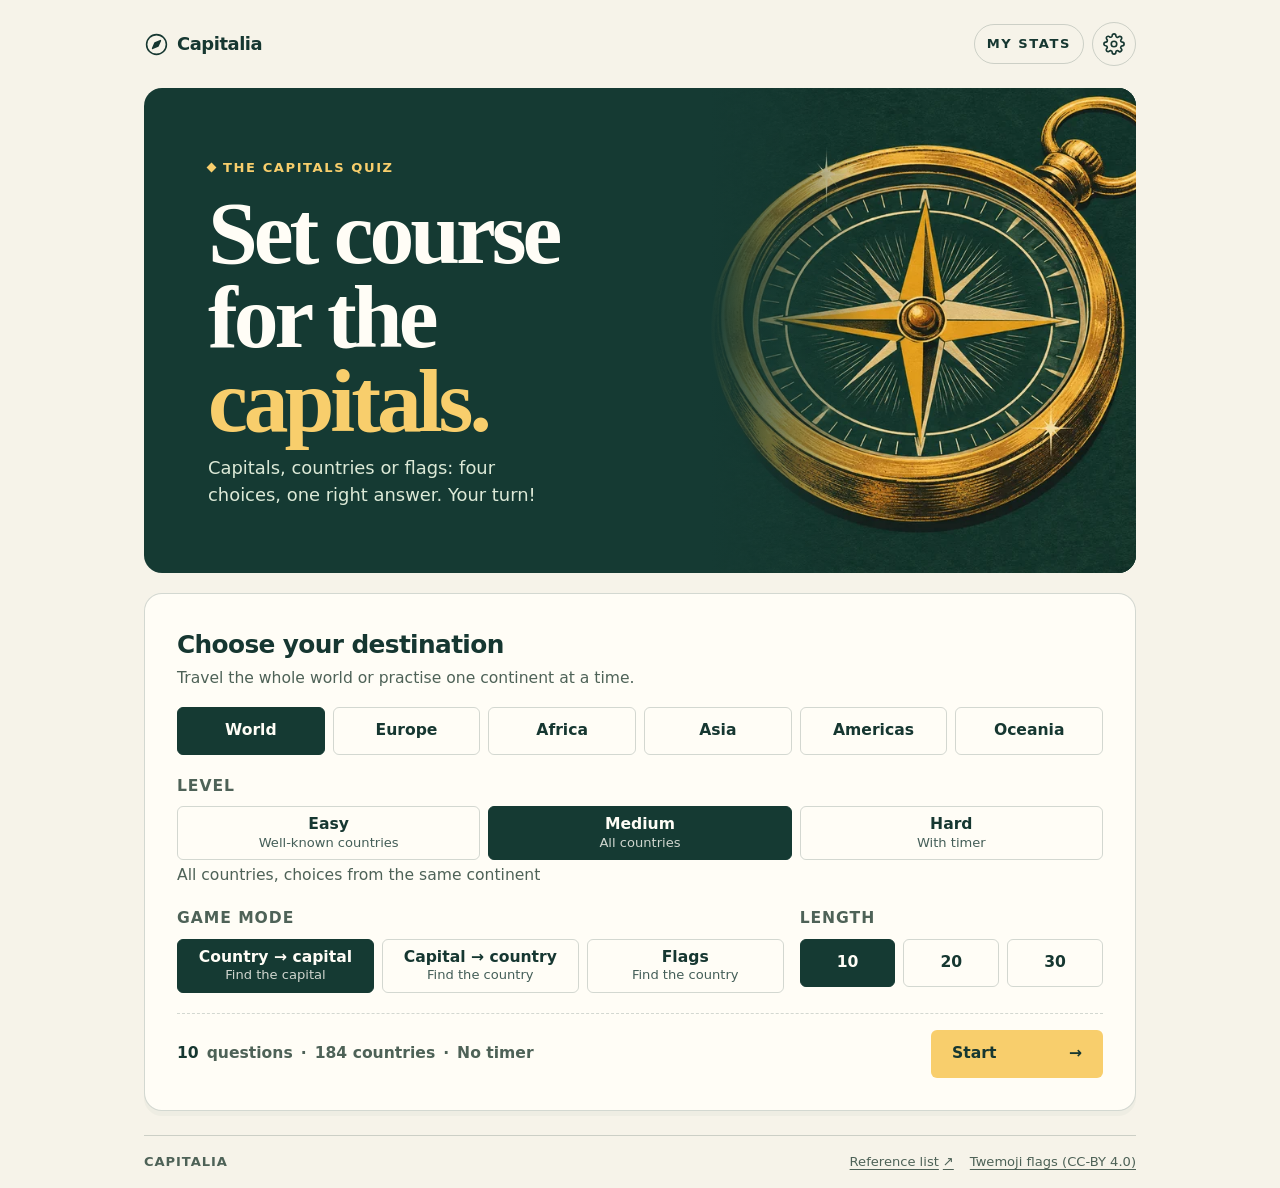
<file: index.html>
<!doctype html>
<html lang="fr" dir="ltr">
<head>
  <meta charset="utf-8">
  <meta name="viewport" content="width=device-width,initial-scale=1,viewport-fit=cover">
  <meta name="theme-color" content="#153a33">
  <meta name="mobile-web-app-capable" content="yes">
  <meta name="apple-mobile-web-app-capable" content="yes">
  <meta name="apple-mobile-web-app-title" content="Capitalia">
  <meta name="apple-mobile-web-app-status-bar-style" content="black-translucent">
  <meta name="description" content="Un quiz pour apprendre les capitales et les drapeaux du monde.">
  <title>Capitalia</title>
  <link rel="icon" type="image/png" href="./assets/icon-192.png">
  <link rel="apple-touch-icon" href="./assets/apple-touch-icon.png">
  <link rel="manifest" href="./manifest.webmanifest">
  <link rel="stylesheet" href="./base.css">
  <link rel="stylesheet" href="./style.css">
  <script>
    // Applique le thème avant l'affichage pour éviter un flash de couleur.
    try { const s = JSON.parse(localStorage.getItem("cap-settings")) || {}; if (s.theme === "dark" || s.theme === "light") document.documentElement.dataset.theme = s.theme; } catch (e) {}
  </script>
  <script src="./countries.js" defer></script>
  <script src="./names.js" defer></script>
  <script src="./flags.js" defer></script>
  <script src="./i18n.js" defer></script>
  <script src="./app.js" defer></script>
</head>
<body>
  <a class="skip" href="#main" data-i="skip">Aller au jeu</a>
  <header class="top shell">
    <div class="wordmark">
      <svg viewBox="0 0 24 24" width="25" height="25" fill="none" stroke="currentColor" stroke-width="1.5" aria-hidden="true"><circle cx="12" cy="12" r="9.5"/><path d="m15.7 8.3-2.2 5.2-5.2 2.2 2.2-5.2 5.2-2.2Z" fill="currentColor" stroke-linejoin="round"/></svg>
      <span data-i="appName">Capitalia</span>
    </div>
    <div class="top-actions">
      <button id="stats-btn" type="button" class="top-label stats-link" data-i="stats">Mes stats</button>
      <button id="settings-btn" type="button" class="icon-btn" data-i-aria="settings" aria-label="Réglages">
        <svg viewBox="0 0 24 24" width="22" height="22" fill="none" stroke="currentColor" stroke-width="1.8" stroke-linecap="round" stroke-linejoin="round" aria-hidden="true"><circle cx="12" cy="12" r="3"/><path d="M19.4 15a1.7 1.7 0 0 0 .34 1.87l.06.06a2 2 0 1 1-2.83 2.83l-.06-.06a1.7 1.7 0 0 0-1.87-.34 1.7 1.7 0 0 0-1.03 1.56V21a2 2 0 1 1-4 0v-.09a1.7 1.7 0 0 0-1.11-1.56 1.7 1.7 0 0 0-1.87.34l-.06.06a2 2 0 1 1-2.83-2.83l.06-.06a1.7 1.7 0 0 0 .34-1.87 1.7 1.7 0 0 0-1.56-1.03H3a2 2 0 1 1 0-4h.09a1.7 1.7 0 0 0 1.56-1.11 1.7 1.7 0 0 0-.34-1.87l-.06-.06a2 2 0 1 1 2.83-2.83l.06.06a1.7 1.7 0 0 0 1.87.34H9a1.7 1.7 0 0 0 1.03-1.56V3a2 2 0 1 1 4 0v.09a1.7 1.7 0 0 0 1.03 1.56 1.7 1.7 0 0 0 1.87-.34l.06-.06a2 2 0 1 1 2.83 2.83l-.06.06a1.7 1.7 0 0 0-.34 1.87V9a1.7 1.7 0 0 0 1.56 1.03H21a2 2 0 1 1 0 4h-.09a1.7 1.7 0 0 0-1.51 1.03Z"/></svg>
      </button>
    </div>
  </header>

  <main id="main" class="shell" tabindex="-1">
    <section id="menu" aria-labelledby="menu-title">
      <div class="hero">
        <div class="hero-copy">
          <span class="eyebrow hero-tag"><span class="mark" aria-hidden="true"></span> <span data-i="heroTag">Le quiz des capitales</span></span>
          <h1 id="menu-title" tabindex="-1"><span data-i="heroA">Cap sur les</span> <span class="hero-accent" data-i="heroB">capitales.</span></h1>
          <p data-i="heroText">Capitales, pays ou drapeaux : quatre choix, une seule bonne réponse. À toi de jouer !</p>
        </div>
        <div class="hero-art" aria-hidden="true"><img src="./assets/compass.webp" width="900" height="600" alt="" fetchpriority="high" decoding="async"></div>
      </div>

      <form id="setup" class="boarding">
        <fieldset>
          <legend data-i="destination">Choisis ta destination</legend>
          <p class="hint" data-i="destinationHint">Fais le tour du monde ou entraîne-toi par continent.</p>
          <div class="regions options">
            <label><input type="radio" name="region" value="world" checked><span data-i="region_world">Monde</span></label>
            <label><input type="radio" name="region" value="eu"><span data-i="region_eu">Europe</span></label>
            <label><input type="radio" name="region" value="af"><span data-i="region_af">Afrique</span></label>
            <label><input type="radio" name="region" value="as"><span data-i="region_as">Asie</span></label>
            <label><input type="radio" name="region" value="am"><span data-i="region_am">Amériques</span></label>
            <label><input type="radio" name="region" value="oc"><span data-i="region_oc">Océanie</span></label>
          </div>
        </fieldset>

        <fieldset class="level-set">
          <legend class="small-legend" data-i="level">Niveau</legend>
          <div class="levels options">
            <label><input type="radio" name="level" value="easy"><span><b data-i="level_easy">Facile</b><small data-i="levelSub_easy">Pays connus</small></span></label>
            <label><input type="radio" name="level" value="medium" checked><span><b data-i="level_medium">Moyen</b><small data-i="levelSub_medium">Tous les pays</small></span></label>
            <label><input type="radio" name="level" value="hard"><span><b data-i="level_hard">Difficile</b><small data-i="levelSub_hard">Avec chrono</small></span></label>
          </div>
          <p id="level-hint" class="hint"></p>
        </fieldset>

        <div class="setup-row">
          <fieldset>
            <legend class="small-legend" data-i="modeTitle">Mode de jeu</legend>
            <div class="modes options">
              <label><input type="radio" name="mode" value="capital" checked><span><b data-i="mode_capital">Pays → capitale</b><small data-i="modeSub_capital">Trouve la capitale</small></span></label>
              <label><input type="radio" name="mode" value="country"><span><b data-i="mode_country">Capitale → pays</b><small data-i="modeSub_country">Trouve le pays</small></span></label>
              <label><input type="radio" name="mode" value="flag"><span><b data-i="mode_flag">Drapeaux</b><small data-i="modeSub_flag">Trouve le pays</small></span></label>
            </div>
          </fieldset>
          <fieldset>
            <legend class="small-legend" data-i="length">Longueur</legend>
            <div class="counts options">
              <label><input type="radio" name="count" value="10" checked><span>10</span></label>
              <label><input type="radio" name="count" value="20"><span>20</span></label>
              <label><input type="radio" name="count" value="30"><span>30</span></label>
            </div>
          </fieldset>
        </div>

        <div class="boarding-actions">
          <p class="boarding-note"><span id="note-count" class="note-number">10</span> <span data-i="noteQuestions">questions</span> <span class="middle-dot" aria-hidden="true">·</span> <span id="note-pool"></span> <span class="middle-dot" aria-hidden="true">·</span> <span id="note-timer"></span> <span id="note-best" class="note-best" hidden></span></p>
          <button id="start-btn" type="submit" class="btn primary"><span data-i="start">Commencer</span> <span class="arrow" aria-hidden="true">→</span></button>
        </div>
      </form>
    </section>

    <section id="quiz" class="play" hidden aria-labelledby="country-title">
      <div class="play-top">
        <button id="back" type="button" class="btn text-btn"><span class="arrow" aria-hidden="true">←</span> <span data-i="home">Accueil</span></button>
        <div class="pills">
          <div class="score-pill timer-pill" id="timer-pill" hidden><span data-i="time">Temps</span> <strong id="timer">15</strong></div>
          <div class="score-pill streak-pill" id="streak-pill"><span data-i="streak">Série</span> <strong id="streak">0</strong></div>
          <div class="score-pill"><span data-i="score">Score</span> <strong id="score">0</strong></div>
        </div>
      </div>
      <div class="progress-meta">
        <span id="round-label" class="eyebrow"></span>
        <span id="question-count"></span>
      </div>
      <div id="progress" class="progress" role="progressbar" data-i-aria="progressLabel" aria-label="Questions terminées" aria-valuemin="0" aria-valuemax="10" aria-valuenow="0"></div>
      <div class="passport">
        <div class="passport-copy">
          <p id="question-prompt"></p>
          <h1 id="country-title" tabindex="-1" aria-describedby="question-prompt"><span id="flag" class="flag" aria-hidden="true"></span><span id="title-text"></span></h1>
          <span id="continent" class="passport-label"></span>
        </div>
        <div class="passport-art" aria-hidden="true"></div>
      </div>
      <div id="choices" class="choices" role="group" data-i-aria="choicesLabel" aria-label="Choix de réponse"></div>
      <div class="quiz-actions">
        <p id="feedback" role="status" aria-atomic="true"></p>
        <button id="pass" type="button" class="btn text-btn"><span data-i="skipQuestion">Passer</span> <span class="arrow" aria-hidden="true">→</span></button>
        <button id="next" type="button" class="btn primary" hidden><span id="next-label"></span><span class="arrow" aria-hidden="true">→</span></button>
      </div>
    </section>

    <section id="results" class="play" hidden aria-labelledby="result-title">
      <div class="play-top">
        <button id="results-home" type="button" class="btn text-btn"><span class="arrow" aria-hidden="true">←</span> <span data-i="home">Accueil</span></button>
        <p id="results-region" class="eyebrow"></p>
      </div>
      <div class="summary">
        <div>
          <p class="eyebrow hero-tag"><span class="mark" aria-hidden="true"></span> <span data-i="arrival">Arrivée</span></p>
          <h1 id="result-title" tabindex="-1" data-i="gameOver">Partie terminée !</h1>
          <p id="result-message"></p>
          <p id="result-extra" class="result-extra"></p>
        </div>
        <div class="score-stamp" data-i-aria="finalScore" aria-label="Score final">
          <strong id="result-score" class="score-value">0 / 10</strong>
          <span id="result-stamp-label"></span>
        </div>
      </div>
      <div class="result-actions">
        <button id="replay" type="button" class="btn primary"><span data-i="newGame">Nouvelle partie</span> <span class="arrow" aria-hidden="true">→</span></button>
        <button id="retry" type="button" class="btn secondary" data-i="retry">Rejouer mes erreurs</button>
      </div>
      <section id="corrections" aria-labelledby="corrections-title">
        <h2 id="corrections-title" data-i="toRemember">À retenir</h2>
        <ul id="mistakes"></ul>
      </section>
    </section>

    <section id="stats" class="play" hidden aria-labelledby="stats-title">
      <div class="play-top">
        <button id="stats-home" type="button" class="btn text-btn"><span class="arrow" aria-hidden="true">←</span> <span data-i="home">Accueil</span></button>
        <p class="eyebrow" data-i="travelLog">Carnet de voyage</p>
      </div>
      <h1 id="stats-title" class="section-title" tabindex="-1" data-i="statsTitle">Mes statistiques</h1>
      <p id="stats-empty" class="hint" data-i="statsEmpty"></p>
      <div id="stats-body">
        <div class="stat-tiles">
          <div class="stat-tile"><strong id="st-games">0</strong><span data-i="gamesPlayed">parties jouées</span></div>
          <div class="stat-tile"><strong id="st-answers">0</strong><span data-i="answersGiven">réponses données</span></div>
          <div class="stat-tile"><strong id="st-rate">0 %</strong><span data-i="successRate">de bonnes réponses</span></div>
          <div class="stat-tile"><strong id="st-known">0</strong><span id="st-mastered"></span></div>
        </div>
        <h2 class="sub-title" data-i="byContinent">Par continent</h2>
        <ul id="st-regions" class="bars"></ul>
        <h2 class="sub-title" data-i="weakPoints">Tes points faibles</h2>
        <p class="hint" data-i="weakHint"></p>
        <ul id="st-weak" class="weak-list"></ul>
        <div class="result-actions">
          <button id="weak-btn" type="button" class="btn primary"><span data-i="reviewWeak">Réviser mes points faibles</span> <span class="arrow" aria-hidden="true">→</span></button>
          <button id="reset-btn" type="button" class="btn secondary" data-i="resetStats">Effacer mes stats</button>
        </div>
        <div id="reset-confirm" class="confirm" hidden>
          <p data-i="resetConfirm"></p>
          <div class="confirm-actions">
            <button id="reset-yes" type="button" class="btn danger" data-i="resetYes">Oui, tout effacer</button>
            <button id="reset-no" type="button" class="btn secondary" data-i="cancel">Annuler</button>
          </div>
        </div>
      </div>
    </section>

    <section id="settings" class="play" hidden aria-labelledby="settings-title">
      <div class="play-top">
        <button id="settings-home" type="button" class="btn text-btn"><span class="arrow" aria-hidden="true">←</span> <span data-i="home">Accueil</span></button>
      </div>
      <h1 id="settings-title" class="section-title" tabindex="-1" data-i="settings">Réglages</h1>
      <form id="settings-form" class="settings-card">
        <div class="setting">
          <label for="set-lang" class="setting-label" data-i="language">Langue</label>
          <select id="set-lang" name="lang"></select>
        </div>
        <fieldset class="setting">
          <legend class="setting-label" data-i="theme">Thème</legend>
          <div class="segmented options">
            <label><input type="radio" name="theme" value="auto"><span data-i="themeAuto">Automatique</span></label>
            <label><input type="radio" name="theme" value="light"><span data-i="themeLight">Clair</span></label>
            <label><input type="radio" name="theme" value="dark"><span data-i="themeDark">Sombre</span></label>
          </div>
        </fieldset>
        <div class="setting setting-toggle">
          <div>
            <label for="set-sound" class="setting-label" data-i="sound">Sons</label>
            <p class="hint" data-i="soundHint"></p>
          </div>
          <input id="set-sound" name="sound" type="checkbox" class="switch" role="switch">
        </div>
        <div class="setting setting-toggle" id="vibrate-row">
          <div>
            <label for="set-vibrate" class="setting-label" data-i="vibration">Vibrations</label>
            <p class="hint" data-i="vibrationHint"></p>
          </div>
          <input id="set-vibrate" name="vibrate" type="checkbox" class="switch" role="switch">
        </div>
        <fieldset class="setting">
          <legend class="setting-label" data-i="timerSetting">Durée du chrono</legend>
          <div class="segmented options" id="timer-options">
            <label><input type="radio" name="timer" value="10"><span data-s="10">10 s</span></label>
            <label><input type="radio" name="timer" value="15"><span data-s="15">15 s</span></label>
            <label><input type="radio" name="timer" value="20"><span data-s="20">20 s</span></label>
            <label><input type="radio" name="timer" value="30"><span data-s="30">30 s</span></label>
          </div>
        </fieldset>
        <button id="settings-done" type="submit" class="btn primary settings-done" data-i="done">Terminé</button>
      </form>
    </section>
    <noscript><p>Active JavaScript dans ton navigateur pour jouer au quiz. / Turn on JavaScript to play.</p></noscript>
  </main>

  <footer class="footer shell">
    <span class="footer-name" data-i="appName">Capitalia</span>
    <span class="footer-links"><a id="ref-link" href="https://fr.wikipedia.org/wiki/Liste_des_capitales_du_monde" target="_blank" rel="noopener noreferrer"><span data-i="referenceList">Liste de référence</span> <span aria-hidden="true">↗</span></a> <a href="https://github.com/twitter/twemoji" target="_blank" rel="noopener noreferrer" data-i="flagsCredit">Drapeaux Twemoji (CC-BY 4.0)</a></span>
  </footer>
</body>
</html>
</file>
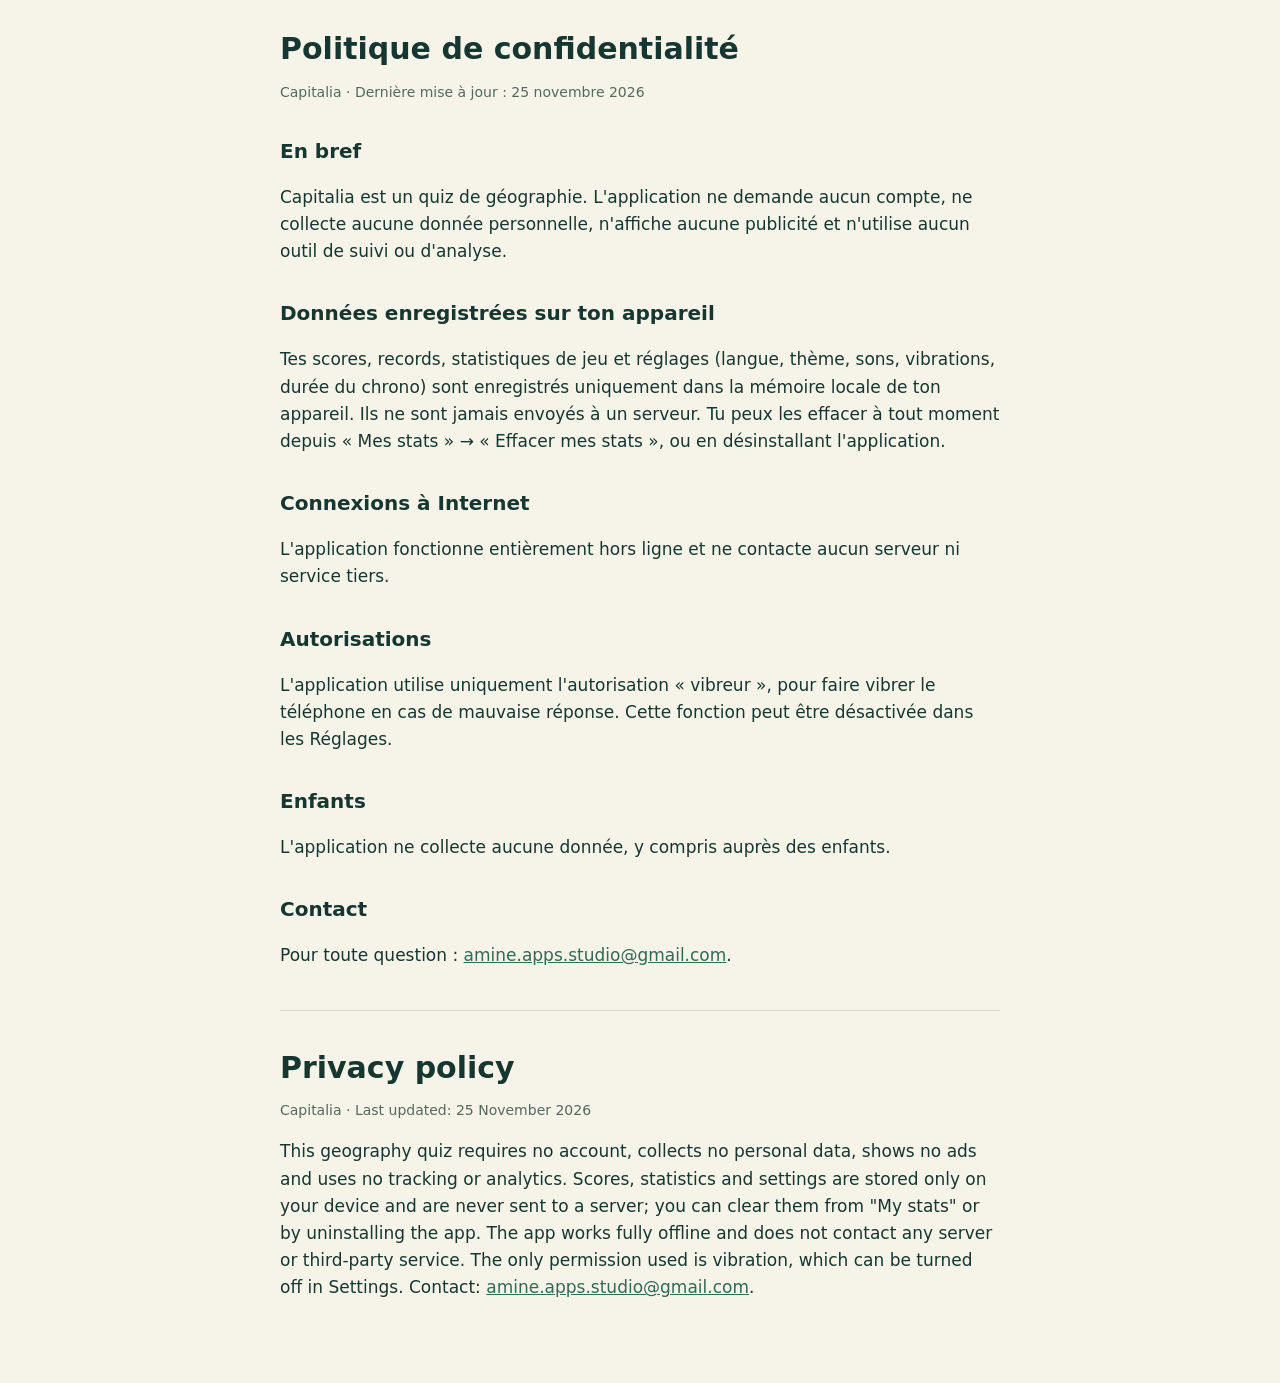
<file: confidentialite.html>
<!doctype html>
<html lang="fr">
<head>
  <meta charset="utf-8">
  <meta name="viewport" content="width=device-width,initial-scale=1">
  <title>Politique de confidentialité · Capitalia</title>
  <style>
    body { margin: 0; background: #f6f3e9; color: #163731; font: 17px/1.6 system-ui, sans-serif; }
    main { max-width: 720px; margin: 0 auto; padding: 32px 20px 64px; }
    h1 { font-size: 30px; line-height: 1.15; margin: 0 0 8px; }
    h2 { font-size: 20px; margin: 32px 0 8px; }
    .updated { color: #55695f; font-size: 14px; }
    hr { border: 0; border-top: 1px solid #16373126; margin: 40px 0; }
    a { color: #326957; }
  </style>
</head>
<body>
<main>
  <h1>Politique de confidentialité</h1>
  <p class="updated">Capitalia · Dernière mise à jour : 25 novembre 2026</p>

  <h2>En bref</h2>
  <p>Capitalia est un quiz de géographie. L'application ne demande aucun compte, ne collecte aucune donnée personnelle, n'affiche aucune publicité et n'utilise aucun outil de suivi ou d'analyse.</p>

  <h2>Données enregistrées sur ton appareil</h2>
  <p>Tes scores, records, statistiques de jeu et réglages (langue, thème, sons, vibrations, durée du chrono) sont enregistrés uniquement dans la mémoire locale de ton appareil. Ils ne sont jamais envoyés à un serveur. Tu peux les effacer à tout moment depuis « Mes stats » → « Effacer mes stats », ou en désinstallant l'application.</p>

  <h2>Connexions à Internet</h2>
  <p>L'application fonctionne entièrement hors ligne et ne contacte aucun serveur ni service tiers.</p>

  <h2>Autorisations</h2>
  <p>L'application utilise uniquement l'autorisation « vibreur », pour faire vibrer le téléphone en cas de mauvaise réponse. Cette fonction peut être désactivée dans les Réglages.</p>

  <h2>Enfants</h2>
  <p>L'application ne collecte aucune donnée, y compris auprès des enfants.</p>

  <h2>Contact</h2>
  <p>Pour toute question : <a href="mailto:amine.apps.studio@gmail.com">amine.apps.studio@gmail.com</a>.</p>

  <hr>

  <h1>Privacy policy</h1>
  <p class="updated">Capitalia · Last updated: 25 November 2026</p>
  <p>This geography quiz requires no account, collects no personal data, shows no ads and uses no tracking or analytics. Scores, statistics and settings are stored only on your device and are never sent to a server; you can clear them from "My stats" or by uninstalling the app. The app works fully offline and does not contact any server or third-party service. The only permission used is vibration, which can be turned off in Settings. Contact: <a href="mailto:amine.apps.studio@gmail.com">amine.apps.studio@gmail.com</a>.</p>
</main>
</body>
</html>
</file>
<file: base.css>
:root {
  color-scheme: light;
  --paper: #f6f3e9;
  --surface: #fffdf6;
  --ink: #163731;
  --muted: #4e6257;
  --border: #17393130;
  --light-ink: #dce9d7;
  --hero: #153a33;
  --gold: #f8ce6c;
  --gold-hover: #ffda84;
  --yes-ink: #1c5035;
  --yes-bg: #e4efdf;
  --no-ink: #7a332a;
  --no-bg: #f6e6dd;
  --focus: #326957;
  --on-hero: #fffdf6;
  --hover: #efece0;
  --on-gold: #163731;
  --body: system-ui, -apple-system, "Segoe UI", Roboto, "Noto Sans", sans-serif;
  --display: "Noto Serif", Georgia, "Times New Roman", serif;
  --xs: clamp(.75rem,.73rem + .11vw,.825rem);
  --sm: clamp(.875rem,.84rem + .19vw,.975rem);
  --base: clamp(1rem,.96rem + .2vw,1.125rem);
  --lg: clamp(1.25rem,1.15rem + .5vw,1.625rem);
  --xl: clamp(2rem,1.45rem + 2.3vw,3.35rem);
  --hero-text: clamp(2.8rem,1.6rem + 5vw,5.75rem);
  --s1: .25rem; --s2: .5rem; --s3: .75rem; --s4: 1rem; --s5: 1.25rem;
  --s6: 1.5rem; --s8: 2rem; --s10: 2.5rem; --s12: 3rem; --s16: 4rem;
  --r1: .375rem; --r2: .75rem; --r3: 1.125rem;
  --ease: 180ms cubic-bezier(.16,1,.3,1);
}

*, *::before, *::after { box-sizing: border-box; }
html { min-width: 280px; }
body { margin: 0; min-height: 100vh; color: var(--ink); background: var(--paper); font: 500 var(--base)/1.5 var(--body); }
h1, h2, p, ul { margin: 0; }
button, input { font: inherit; }
button { color: inherit; }
button, label { -webkit-tap-highlight-color: transparent; }
button:not(:disabled), label { cursor: pointer; }
a { color: inherit; }
img { display: block; max-width: 100%; }
[hidden] { display: none !important; }
:focus-visible { outline: 3px solid var(--focus); outline-offset: 3px; }
[tabindex="-1"]:focus { outline: none; }
.skip { position: absolute; inset: var(--s2) auto auto var(--s2); z-index: 4; padding: var(--s2) var(--s4); background: var(--surface); transform: translateY(-160%); }
.skip:focus { transform: translateY(0); }
@media (prefers-reduced-motion: reduce) {
  *, *::before, *::after { animation-duration: .01ms !important; transition-duration: .01ms !important; scroll-behavior: auto !important; }
}

/* Thème sombre : automatique (réglage du téléphone) ou forcé dans les Réglages. */
@media (prefers-color-scheme: dark) {
  :root:not([data-theme="light"]) {
    color-scheme: dark;
    --paper: #0d1f1b; --surface: #15302a; --ink: #e9f0e6; --muted: #a8bcb0; --border: #e9f0e626;
    --hero: #1c4a40; --yes-ink: #9fdab3; --yes-bg: #183a2a; --no-ink: #f3a497; --no-bg: #3e2420;
    --focus: #7fc6aa; --hover: #1d3d35;
  }
}
:root[data-theme="dark"] {
  color-scheme: dark;
  --paper: #0d1f1b; --surface: #15302a; --ink: #e9f0e6; --muted: #a8bcb0; --border: #e9f0e626;
  --hero: #1c4a40; --yes-ink: #9fdab3; --yes-bg: #183a2a; --no-ink: #f3a497; --no-bg: #3e2420;
  --focus: #7fc6aa; --hover: #1d3d35;
}
:root[lang="ar"] { --body: system-ui, "Noto Sans Arabic", "Segoe UI", Tahoma, sans-serif; --display: system-ui, "Noto Naskh Arabic", "Segoe UI", Tahoma, sans-serif; }
:root[lang="ar"] .eyebrow, :root[lang="ar"] .top-label, :root[lang="ar"] .small-legend { letter-spacing: 0; }
</file>
<file: style.css>
.shell { width: min(100% - clamp(2rem,6vw,6rem), 62rem); margin-inline: auto; }
.top { min-height: 64px; display: flex; align-items: center; justify-content: space-between; gap: var(--s4); }
.wordmark { display: flex; align-items: center; gap: var(--s2); font-weight: 900; letter-spacing: -.025em; }
.wordmark svg { flex: none; }
.top-label, .eyebrow { font-size: var(--xs); font-weight: 900; letter-spacing: .12em; text-transform: uppercase; }
.top-label { padding: var(--s1) var(--s3); border: 1px solid var(--border); border-radius: 100px; white-space: nowrap; }
.hero { display: grid; position: relative; isolation: isolate; overflow: hidden; border-radius: var(--r3); background: var(--hero); color: var(--on-hero); }
.hero-copy { padding: clamp(var(--s5),5vw,var(--s16)); position: relative; z-index: 1; }
.hero-tag { display: inline-flex; align-items: center; gap: var(--s2); color: var(--gold); }
.mark { display: inline-block; width: 7px; height: 7px; background: currentColor; transform: rotate(45deg); flex: none; }
.hero h1 { margin-block: var(--s3); font: 700 var(--hero-text)/.94 var(--display); letter-spacing: -.045em; text-wrap: balance; }
.hero h1 .hero-accent { display: block; color: var(--gold); }
.hero p { color: var(--light-ink); max-width: 32ch; }
.hero-art { height: 112px; background: var(--hero); position: relative; }
.hero-art img { width: 100%; height: 100%; object-fit: cover; object-position: 50% 51%; }
.hero-art::after { content: ""; position: absolute; inset: 0; background: linear-gradient(180deg,var(--hero),transparent 34%); pointer-events: none; }
.boarding { position: relative; margin-top: var(--s5); padding: clamp(var(--s4),3vw,var(--s8)); background: var(--surface); border: 1px solid var(--border); border-radius: var(--r3); box-shadow: 0 5px 0 #17393108; }
fieldset { padding: 0; margin: 0; border: 0; min-inline-size: 0; }
legend { padding: 0; font-size: var(--lg); font-weight: 900; letter-spacing: -.025em; }
.hint { margin-top: var(--s1); color: var(--muted); font-size: var(--sm); }
.regions { display: grid; grid-template-columns: repeat(3,minmax(0,1fr)); gap: var(--s2); margin-top: var(--s4); }
.options label { display: grid; position: relative; min-width: 0; }
.options input { position: absolute; inline-size: 1px; block-size: 1px; margin: 0; opacity: 0; pointer-events: none; }
.options span { display: grid; min-height: 48px; padding: var(--s1); place-items: center; border-radius: var(--r1); border: 1px solid var(--border); font-size: var(--sm); font-weight: 700; transition: background var(--ease),color var(--ease),border-color var(--ease); }
.options input:not(:checked) + span:hover { background: var(--paper); border-color: var(--focus); }
.options input:checked + span { background: var(--hero); color: var(--on-hero); border-color: var(--hero); }
.options input:focus-visible + span { outline: 3px solid var(--focus); outline-offset: 3px; }
.boarding-actions { display: flex; flex-wrap: wrap; align-items: center; justify-content: space-between; gap: var(--s2); margin-top: var(--s4); padding-top: var(--s3); border-top: 1px dashed var(--border); }
.boarding-note { display: flex; align-items: center; flex-wrap: wrap; gap: var(--s1); color: var(--muted); font-size: var(--xs); font-weight: 700; }
.note-number { font-weight: 900; color: var(--ink); }
.btn { display: inline-flex; align-items: center; justify-content: center; gap: var(--s3); min-height: 48px; padding: var(--s2) var(--s4); border: 1px solid transparent; border-radius: var(--r1); font-weight: 900; font-size: var(--sm); line-height: 1.2; transition: background var(--ease), border-color var(--ease), transform var(--ease); }
.btn:active { transform: translateY(1px); }
.primary { background: var(--gold); color: var(--on-gold); }
.primary:hover { background: var(--gold-hover); }
.boarding-actions .primary { justify-content: space-between; margin-inline-start: auto; padding-inline: var(--s3); }
.secondary { background: var(--surface); border-color: var(--border); }
.secondary:hover { background: var(--yes-bg); }
.text-btn { background: transparent; }
.text-btn:hover { background: var(--surface); border-color: var(--border); }
.footer { display: flex; align-items: center; justify-content: space-between; flex-wrap: wrap; gap: 0 var(--s3); margin-top: var(--s6); border-top: 1px solid var(--border); color: var(--muted); padding-block: var(--s1); font-size: var(--xs); }
.footer-name { font-weight: 900; letter-spacing: .07em; text-transform: uppercase; }
.footer a { display: inline-flex; gap: var(--s1); align-items: center; min-height: 44px; text-decoration-thickness: 1px; text-underline-offset: .2em; }

.play { max-width: 46rem; margin-inline: auto; }
.play-top, .progress-meta { display: flex; flex-wrap: wrap; gap: var(--s2); align-items: center; justify-content: space-between; }
.play-top { margin-bottom: var(--s3); }
.play-top .text-btn { margin-inline-start: calc(-1 * var(--s2)); padding-inline: var(--s2); }
.pills { display: flex; gap: var(--s2); }
.score-pill { display: flex; align-items: center; gap: var(--s2); padding: var(--s2) var(--s3); border: 1px solid var(--border); background: var(--surface); border-radius: 100px; font-size: var(--sm); }
.score-pill strong, #question-count, .score-value { font-variant-numeric: tabular-nums; }
.progress-meta { color: var(--muted); font-size: var(--sm); font-weight: 700; }
.progress { display: grid; gap: var(--s1); margin-block: var(--s2) var(--s4); }
.progress span { min-width: 0; height: 6px; border-radius: 10px; background: var(--border); transition: background var(--ease); }
.progress .current { background: #98711f; }
.progress .done { background: var(--focus); }
.passport { position: relative; isolation: isolate; display: flex; align-items: center; min-height: 164px; overflow: hidden; padding: clamp(var(--s5),4vw,var(--s8)); background: var(--hero); color: var(--on-hero); border-radius: var(--r3); }
.passport-copy { position: relative; z-index: 1; min-width: 0; }
.passport p { color: var(--light-ink); font-size: var(--sm); }
.passport h1, .summary h1 { margin-block: var(--s1) var(--s2); font: 700 var(--xl)/1.04 var(--display); letter-spacing: -.03em; overflow-wrap: anywhere; color: var(--on-hero); }
.passport-label { display: inline-block; color: var(--gold); font-size: var(--xs); letter-spacing: .12em; text-transform: uppercase; font-weight: 900; }
.passport-art { position: absolute; z-index: -1; inset: 0 0 0 58%; opacity: .36; background: url("./assets/compass.webp") 55% 50% / cover no-repeat; mask-image: linear-gradient(90deg,transparent,#000 58%); }
.choices { display: grid; grid-template-columns: repeat(2,minmax(0,1fr)); gap: var(--s2); margin-top: var(--s4); }
.choice { display: flex; gap: var(--s2); align-items: center; min-height: 64px; width: 100%; min-width: 0; padding: var(--s2); text-align: start; color: var(--ink); background: var(--surface); border: 1px solid var(--border); border-radius: var(--r2); font-weight: 700; font-size: var(--base); line-height: 1.2; transition: background var(--ease),border-color var(--ease),transform var(--ease); }
.choice:not(:disabled):hover { background: var(--hover); border-color: var(--focus); }
.choice:not(:disabled):active { transform: translateY(1px); }
.choice:disabled:not(.choice-right,.choice-wrong) { color: var(--muted); }
.choice-key { display: grid; place-items: center; flex: 0 0 25px; height: 25px; border: 1px solid var(--border); border-radius: var(--r1); font-size: var(--xs); font-weight: 900; }
.choice-name { overflow-wrap: anywhere; }
.choice-right { background: var(--yes-bg); color: var(--yes-ink); border-color: var(--yes-ink); }
.choice-wrong { background: var(--no-bg); color: var(--no-ink); border-color: var(--no-ink); }
.quiz-actions { display: flex; align-items: center; justify-content: space-between; flex-wrap: wrap; gap: var(--s2); margin-top: var(--s3); min-height: 48px; }
#feedback { flex: 1 1 16rem; font-size: var(--sm); font-weight: 700; }
#feedback:empty { position: absolute; }
#feedback[data-status="right"] { color: var(--yes-ink); }
#feedback[data-status="wrong"] { color: var(--no-ink); }
.quiz-actions .btn { margin-inline-start: auto; }
.summary { background: var(--hero); color: var(--on-hero); padding: clamp(var(--s5),4vw,var(--s8)); border-radius: var(--r3); display: grid; align-items: center; gap: var(--s5); overflow: hidden; }
#result-message { color: var(--light-ink); }
.score-stamp { display: grid; justify-items: start; align-content: center; gap: var(--s1); padding: var(--s3) var(--s4); border: 1px dashed var(--gold); color: var(--gold); border-radius: var(--r2); width: max-content; max-width: 100%; }
.score-stamp span { font-size: var(--xs); font-weight: 900; text-transform: uppercase; letter-spacing: .09em; }
.score-value { font-size: var(--lg); line-height: 1.15; font-weight: 900; white-space: nowrap; }
.result-actions { display: flex; gap: var(--s2); flex-wrap: wrap; margin-block: var(--s4) var(--s6); }
.result-actions .btn { flex: 1 0 auto; }
#corrections h2 { margin-bottom: var(--s2); font-size: var(--lg); font-weight: 900; }
#mistakes { list-style: none; padding: 0; display: grid; gap: var(--s2); }
#mistakes li { display: flex; justify-content: space-between; align-items: start; gap: var(--s2) var(--s4); flex-wrap: wrap; border: 1px solid var(--border); background: var(--surface); padding: var(--s2) var(--s3); border-radius: var(--r1); font-size: var(--sm); }
#mistakes li span { color: var(--muted); overflow-wrap: anywhere; }
#mistakes li strong { text-align: end; overflow-wrap: anywhere; }

@media (min-width: 600px) {
  .top { min-height: 88px; }
  .hero { grid-template-columns: 57% 43%; align-items: stretch; }
  .hero-art { height: auto; }
  .hero-art img { position: absolute; inset: 0; }
  .hero-art::after { background: linear-gradient(90deg,var(--hero),transparent 38%); }
  .regions { grid-template-columns: repeat(6,minmax(0,1fr)); }
  .boarding-actions { margin-top: var(--s5); padding-top: var(--s4); }
  .boarding-note { font-size: var(--sm); gap: var(--s2); }
  .boarding-actions .primary { min-width: 172px; padding-inline: var(--s5); }
  .choice { padding-inline: var(--s4); gap: var(--s3); }
  .summary { grid-template-columns: 1fr auto; }
  .score-stamp { justify-items: center; transform: rotate(-4deg); }
  .result-actions .btn { flex: 0 0 auto; }
}
@media (max-width: 365px) {
  .top { min-height: 64px; }
  .wordmark { font-size: var(--sm); }
  .hero-copy { padding: var(--s4) var(--s5); }
  .hero-art { height: 84px; }
  .passport { min-height: 145px; }
}
@media (max-width: 345px) {
  .boarding-actions .primary { flex-grow: 1; }
}

/* --- Ajouts v2 --- */
.setup-row { display: grid; gap: var(--s4); margin-top: var(--s5); }
.small-legend { font-size: var(--sm); font-weight: 900; letter-spacing: .06em; text-transform: uppercase; color: var(--muted); }
.level-set { margin-top: var(--s5); }
.levels { display: grid; grid-template-columns: repeat(3,minmax(0,1fr)); gap: var(--s2); margin-top: var(--s2); }
.levels span { text-align: center; padding: var(--s2); line-height: 1.25; }
.levels small { display: block; font-size: var(--xs); font-weight: 500; opacity: .8; }
.timer-pill strong { min-width: 2ch; text-align: end; }
.timer-pill.urgent { background: var(--no-bg); border-color: var(--no-ink); color: var(--no-ink); }
.modes, .counts { display: grid; gap: var(--s2); margin-top: var(--s2); }
.modes { grid-template-columns: repeat(3,minmax(0,1fr)); }
.counts { grid-template-columns: repeat(3,minmax(0,1fr)); }
.modes span { gap: 0; text-align: center; padding: var(--s2); line-height: 1.25; }
.modes small { display: block; font-size: var(--xs); font-weight: 500; opacity: .8; }
.note-best { margin-inline-start: var(--s1); padding: 0 var(--s2); border-radius: 100px; background: var(--yes-bg); color: var(--yes-ink); font-weight: 900; }
.flag { display: inline-block; vertical-align: -.12em; margin-inline-end: .35em; line-height: 0; }
.flag svg { width: 1.15em; height: 1.15em; display: block; }
.flag:empty { display: none; }
.streak-pill { transition: background var(--ease), border-color var(--ease); }
.streak-pill.hot { background: var(--gold); border-color: #98711f; color: var(--on-gold); }
.result-extra { margin-top: var(--s2); color: var(--gold); font-size: var(--sm); font-weight: 700; }
.result-extra:empty { display: none; }
#mistakes li em { flex-basis: 100%; font-style: normal; font-size: var(--xs); color: var(--no-ink); }
@media (min-width: 600px) {
  .setup-row { grid-template-columns: 2fr 1fr; }
}

/* --- Ajouts v3 --- */
.stats-link { background: transparent; color: inherit; cursor: pointer; min-height: 40px; transition: background var(--ease); }
.stats-link:hover { background: var(--surface); }
#country-title .flag.big { display: block; margin: var(--s2) 0 var(--s1); }
#country-title .flag.big svg { width: clamp(7rem, 30vw, 10rem); height: auto; filter: drop-shadow(0 4px 10px #0006); }
#mistakes li span .flag, .weak-name .flag { margin-inline-end: .45em; }
.footer-links { display: inline-flex; flex-wrap: wrap; gap: 0 var(--s4); }
.section-title { font: 700 var(--xl)/1.04 var(--display); letter-spacing: -.03em; margin-bottom: var(--s3); }
.sub-title { margin-top: var(--s6); margin-bottom: var(--s2); font-size: var(--lg); font-weight: 900; }
.stat-tiles { display: grid; grid-template-columns: repeat(2,minmax(0,1fr)); gap: var(--s2); }
.stat-tile { display: grid; gap: var(--s1); padding: var(--s3) var(--s4); background: var(--hero); color: var(--light-ink); border-radius: var(--r2); }
.stat-tile strong { font: 700 var(--lg)/1.1 var(--display); color: var(--gold); font-variant-numeric: tabular-nums; }
.stat-tile span { font-size: var(--xs); font-weight: 700; }
.bars { list-style: none; padding: 0; display: grid; gap: var(--s2); }
.bars li { display: grid; grid-template-columns: 6.5rem minmax(0,1fr) 3.5rem; align-items: center; gap: var(--s3); font-size: var(--sm); font-weight: 700; }
.bar-track { height: 12px; border-radius: 10px; background: var(--border); overflow: hidden; }
.bar-fill { display: block; height: 100%; background: var(--focus); border-radius: 10px; transition: width 600ms cubic-bezier(.16,1,.3,1); }
.bar-value { text-align: end; font-variant-numeric: tabular-nums; }
.weak-list { list-style: none; padding: 0; display: grid; gap: var(--s2); margin-top: var(--s2); }
.weak-list li { display: flex; flex-wrap: wrap; justify-content: space-between; gap: var(--s1) var(--s3); padding: var(--s2) var(--s3); background: var(--surface); border: 1px solid var(--border); border-radius: var(--r1); font-size: var(--sm); }
.weak-list em { flex-basis: 100%; font-style: normal; font-size: var(--xs); color: var(--no-ink); }
.weak-list .weak-empty { color: var(--muted); }
.confirm { margin-top: var(--s2); padding: var(--s3) var(--s4); border: 1px solid var(--no-ink); background: var(--no-bg); border-radius: var(--r2); font-size: var(--sm); }
.confirm-actions { display: flex; flex-wrap: wrap; gap: var(--s2); margin-top: var(--s3); }
.danger { background: var(--no-ink); color: #fff; }
.danger:hover { background: #5f241d; }
#stats-body[hidden] { display: none; }
@media (min-width: 600px) {
  .stat-tiles { grid-template-columns: repeat(4,minmax(0,1fr)); }
}
@media (max-width: 420px) {
  .modes span { padding-inline: var(--s1); }
  .modes b { font-size: .82rem; }
}

/* --- v4 : réglages, langues, thème --- */
.top-actions { display: flex; align-items: center; gap: var(--s2); }
.icon-btn { display: grid; place-items: center; width: 44px; height: 44px; border: 1px solid var(--border); border-radius: 100px; background: transparent; color: inherit; transition: background var(--ease), transform var(--ease); }
.icon-btn:hover { background: var(--surface); }
.icon-btn:active svg { transform: rotate(45deg); }
.icon-btn svg { transition: transform 300ms cubic-bezier(.16,1,.3,1); }
.settings-card { display: grid; gap: var(--s5); padding: clamp(var(--s4),3vw,var(--s8)); background: var(--surface); border: 1px solid var(--border); border-radius: var(--r3); }
.setting { display: grid; gap: var(--s2); }
.setting-label { font-weight: 900; font-size: var(--base); }
.setting-toggle { grid-template-columns: minmax(0,1fr) auto; align-items: center; gap: var(--s4); }
.setting-toggle .hint { margin-top: 0; }
.setting + .setting { padding-top: var(--s5); box-shadow: 0 -1px 0 var(--border); }
#set-lang { min-height: 48px; width: 100%; padding: var(--s2) var(--s3); font: inherit; font-size: 16px; font-weight: 700; color: var(--ink); background: var(--paper); border: 1px solid var(--border); border-radius: var(--r1); }
.segmented { display: grid; grid-auto-flow: column; grid-auto-columns: minmax(0,1fr); gap: var(--s2); }
.switch { appearance: none; -webkit-appearance: none; position: relative; width: 52px; height: 30px; margin: 0; border-radius: 100px; background: var(--border); cursor: pointer; transition: background var(--ease); flex: none; }
.switch::after { content: ""; position: absolute; top: 3px; inset-inline-start: 3px; width: 24px; height: 24px; border-radius: 50%; background: var(--on-hero); box-shadow: 0 1px 3px #0004; transition: inset-inline-start var(--ease); }
.switch:checked { background: var(--focus); }
.switch:checked::after { inset-inline-start: 25px; }
.settings-done { justify-self: start; min-width: 160px; }
.arrow { display: inline-block; }
[dir="rtl"] .arrow { transform: scaleX(-1); }
[dir="rtl"] .passport-art { inset: 0 58% 0 0; mask-image: linear-gradient(270deg,transparent,#000 58%); }
[dir="rtl"] .hero-art::after { background: linear-gradient(180deg,var(--hero),transparent 34%); }
@media (min-width: 600px) {
  [dir="rtl"] .hero-art::after { background: linear-gradient(270deg,var(--hero),transparent 38%); }
}
[dir="rtl"] .score-stamp { transform: none; }
@media (max-width: 380px) {
  .top .wordmark span { font-size: .85rem; }
  .stats-link { padding-inline: var(--s2); }
}

/* Zones système (encoche, barre d'état, barre de navigation) dans l'app installée */
body {
  padding-top: max(env(safe-area-inset-top, 0px), var(--safe-area-inset-top, 0px));
  padding-bottom: max(env(safe-area-inset-bottom, 0px), var(--safe-area-inset-bottom, 0px));
  padding-left: max(env(safe-area-inset-left, 0px), var(--safe-area-inset-left, 0px));
  padding-right: max(env(safe-area-inset-right, 0px), var(--safe-area-inset-right, 0px));
}
</file>
